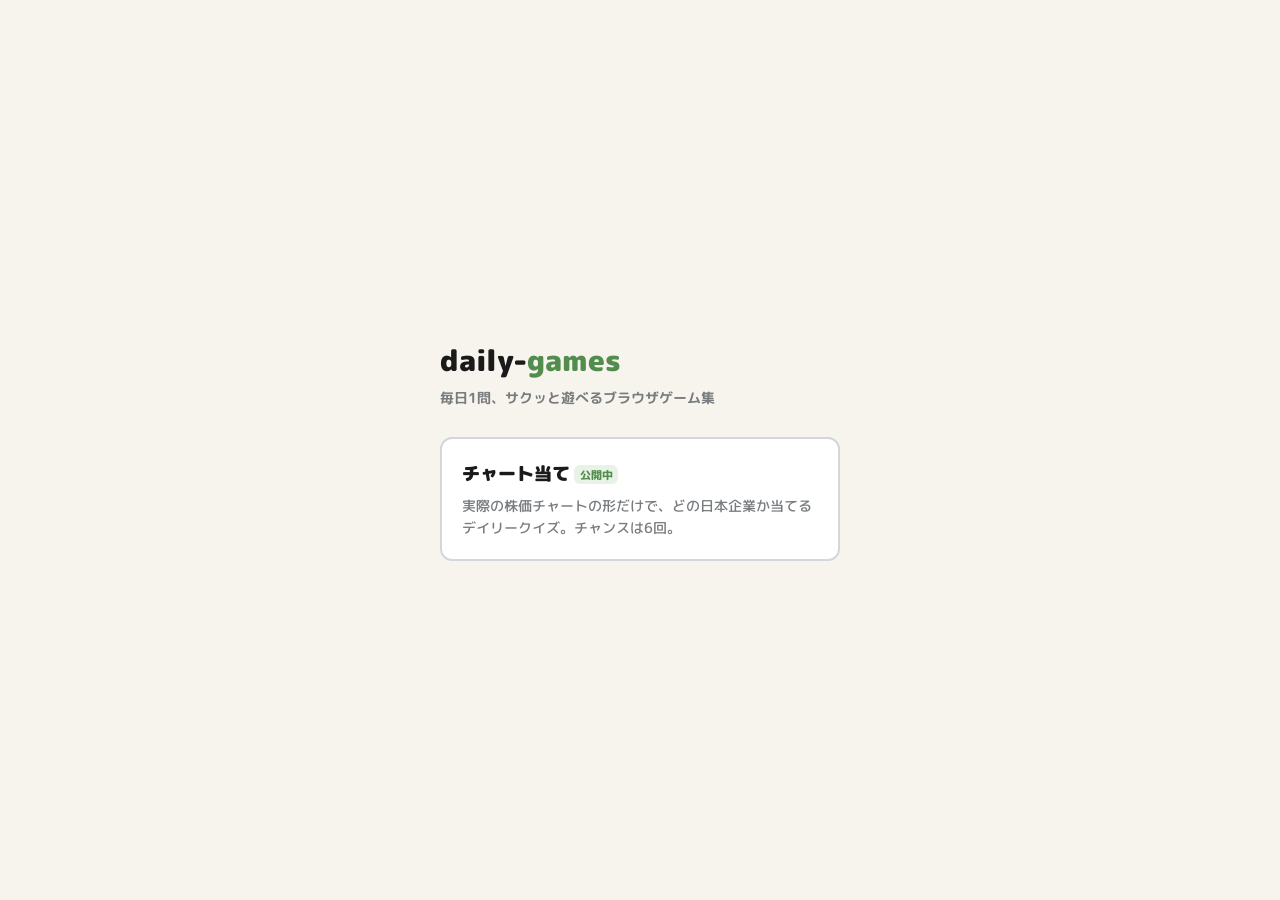
<file: index.html>
<!DOCTYPE html>
<html lang="ja">
<head>
<meta charset="UTF-8" />
<meta name="viewport" content="width=device-width, initial-scale=1.0" />
<title>daily-games — 毎日遊べるミニゲーム集</title>
<meta name="description" content="毎日1問のデイリーブラウザゲーム集。" />
<link rel="preconnect" href="https://fonts.googleapis.com" />
<link rel="preconnect" href="https://fonts.gstatic.com" crossorigin />
<link href="https://fonts.googleapis.com/css2?family=M+PLUS+Rounded+1c:wght@700;900&display=swap" rel="stylesheet" />
<style>
  * { margin: 0; padding: 0; box-sizing: border-box; }
  body {
    font-family: "M PLUS Rounded 1c", "Hiragino Sans", "Yu Gothic", sans-serif;
    background: #f7f4ed;
    color: #1a1a1b;
    display: flex;
    min-height: 100vh;
    align-items: center;
    justify-content: center;
  }
  .wrap { max-width: 440px; width: 100%; padding: 32px 20px; }
  h1 { font-size: 1.8rem; font-weight: 900; margin-bottom: 6px; }
  h1 .accent { color: #538d4e; }
  .sub { color: #787c7e; margin-bottom: 28px; font-size: 0.9rem; font-weight: 700; }
  a.game {
    display: block;
    background: #fff;
    border: 2px solid #d3d6da;
    border-radius: 12px;
    padding: 20px;
    text-decoration: none;
    color: inherit;
    transition: border-color 0.15s;
  }
  a.game:hover { border-color: #6aaa64; }
  .game h2 { font-size: 1.15rem; font-weight: 900; margin-bottom: 8px; }
  .badge {
    color: #538d4e;
    background: #e8f3e7;
    border-radius: 6px;
    font-size: 0.68rem;
    font-weight: 800;
    padding: 0.15em 0.5em;
    margin-left: 0.4em;
    vertical-align: middle;
  }
  .game p { color: #787c7e; font-size: 0.85rem; line-height: 1.65; font-weight: 500; }
</style>
</head>
<body>
<div class="wrap">
  <h1>daily-<span class="accent">games</span></h1>
  <p class="sub">毎日1問、サクッと遊べるブラウザゲーム集</p>
  <a class="game" href="./chart-guess/">
    <h2>チャート当て<span class="badge">公開中</span></h2>
    <p>実際の株価チャートの形だけで、どの日本企業か当てるデイリークイズ。チャンスは6回。</p>
  </a>
</div>
</body>
</html>
</file>
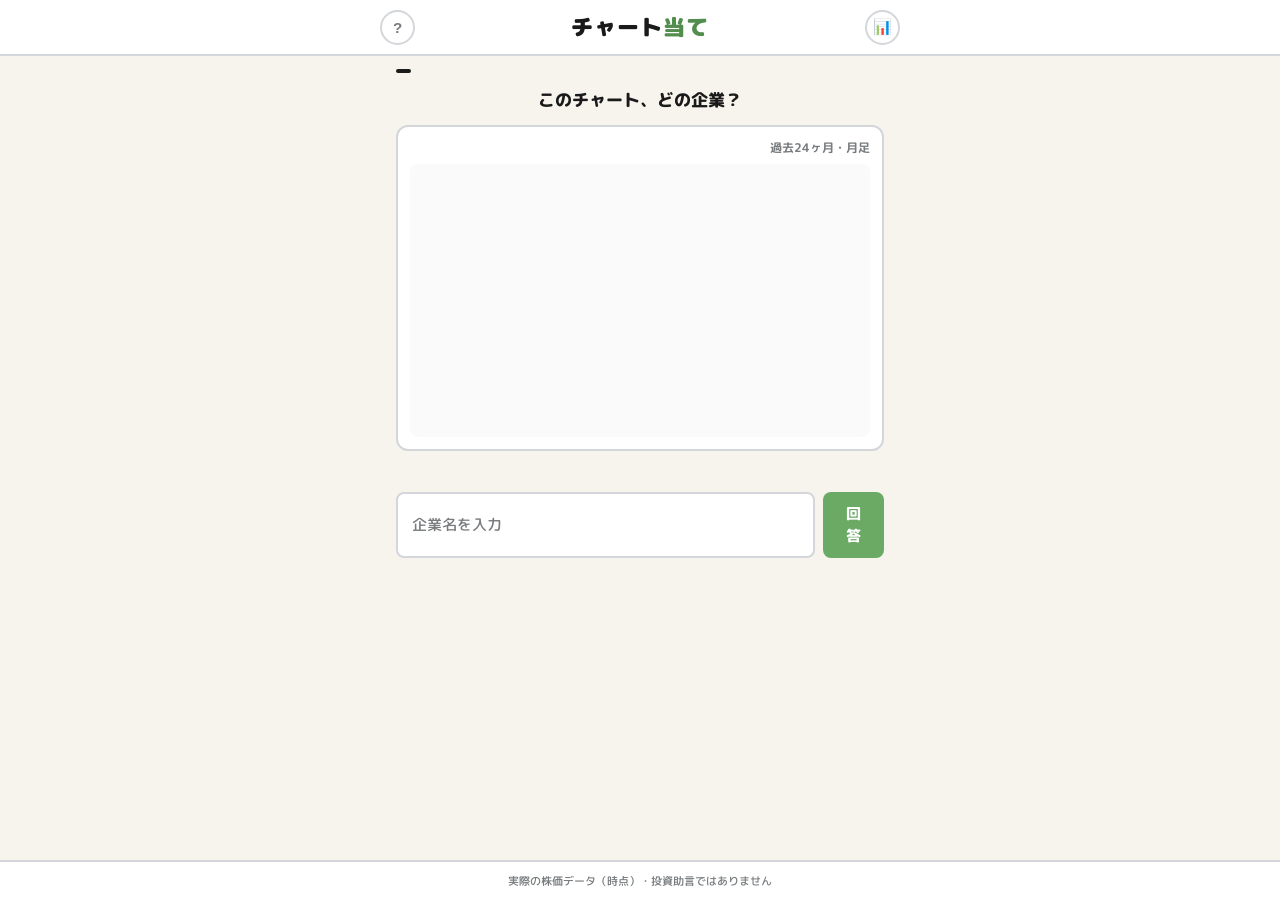
<file: chart-guess/index.html>
<!DOCTYPE html>
<html lang="ja">
<head>
<meta charset="UTF-8" />
<meta name="viewport" content="width=device-width, initial-scale=1.0" />
<title>チャート当て — 毎日1問、日本株チャートクイズ</title>
<meta name="description" content="実際の株価チャートの形だけで、どの日本企業か当てるデイリークイズ。毎日0時（JST）に新しい1問。" />
<link rel="preconnect" href="https://fonts.googleapis.com" />
<link rel="preconnect" href="https://fonts.gstatic.com" crossorigin />
<link href="https://fonts.googleapis.com/css2?family=M+PLUS+Rounded+1c:wght@400;700;800;900&display=swap" rel="stylesheet" />
<link rel="stylesheet" href="style.css" />
</head>
<body>
<header class="header">
  <div class="header-inner">
    <button class="icon-btn" id="btn-help" aria-label="遊び方">?</button>
    <h1 class="logo">チャート<span class="logo-accent">当て</span></h1>
    <button class="icon-btn" id="btn-stats" aria-label="成績">📊</button>
  </div>
</header>

<main class="main">
  <div class="daily-bar">
    <span class="puzzle-no" id="puzzle-label"></span>
    <span class="countdown" id="countdown"></span>
  </div>
  <p class="tagline">このチャート、どの企業？</p>

  <section class="chart-card">
    <div class="chart-meta">
      <span class="chart-badge" id="chart-change"></span>
      <span class="chart-period">過去24ヶ月・月足</span>
    </div>
    <svg id="chart" viewBox="0 0 640 380" role="img" aria-label="株価チャート"></svg>
    <div class="chart-story" id="chart-story" aria-label="チャート解説"></div>
  </section>

  <section class="guess-grid" id="guess-grid" aria-label="回答履歴"></section>

  <section class="hints" id="hints"></section>

  <section class="guess-area">
    <form id="guess-form" autocomplete="off">
      <input
        type="text"
        id="guess-input"
        list="companies"
        placeholder="企業名を入力"
        aria-label="企業名を入力"
      />
      <datalist id="companies"></datalist>
      <button type="submit" class="btn-primary" id="btn-submit">回答</button>
    </form>
  </section>
</main>

<!-- 結果モーダル -->
<div class="modal-backdrop hidden" id="modal-result">
  <div class="modal">
    <button class="modal-close" data-close aria-label="閉じる">&times;</button>
    <h2 id="result-title"></h2>
    <p class="result-answer">正解: <strong id="result-answer"></strong> <span class="result-change" id="result-change"></span></p>
    <p class="result-desc" id="result-desc"></p>
    <div class="share-preview" id="share-preview"></div>
    <button class="btn-primary btn-share" id="btn-share">結果をコピーしてシェア</button>
    <p class="copy-note hidden" id="copy-note">コピーしました！</p>
    <p class="next-note">次の問題は <strong>0:00 JST</strong> に更新</p>
  </div>
</div>

<!-- 遊び方モーダル -->
<div class="modal-backdrop hidden" id="modal-help">
  <div class="modal">
    <button class="modal-close" data-close aria-label="閉じる">&times;</button>
    <h2>遊び方</h2>
    <ul class="help-list">
      <li>株価チャートの<strong>形だけ</strong>を見て、どの日本企業か当てよう。</li>
      <li>チャンスは<strong>6回</strong>。外すたびにヒントが1つ開く。</li>
      <li>ヒントは 業界 → 稼ぎ方 → 強み → <strong>チャート解説×2</strong> → 関連ワード の順。</li>
      <li>チャート解説が開くと、グラフ上のポイントにもマーカーが付くよ。</li>
      <li>証券コードは出ない。ビジネスの理解が近道！</li>
    </ul>
  </div>
</div>

<!-- 成績モーダル -->
<div class="modal-backdrop hidden" id="modal-stats">
  <div class="modal">
    <button class="modal-close" data-close aria-label="閉じる">&times;</button>
    <h2>あなたの成績</h2>
    <div class="stats-grid">
      <div class="stat"><span class="stat-num" id="stat-played">0</span><span class="stat-label">プレイ</span></div>
      <div class="stat"><span class="stat-num" id="stat-winrate">0%</span><span class="stat-label">正解率</span></div>
      <div class="stat"><span class="stat-num" id="stat-streak">0</span><span class="stat-label">連続</span></div>
      <div class="stat"><span class="stat-num" id="stat-maxstreak">0</span><span class="stat-label">最長</span></div>
    </div>
  </div>
</div>

<footer class="footer">
  <p>実際の株価データ（<span id="data-asof"></span>時点）・投資助言ではありません</p>
</footer>

<script src="series.js"></script>
<script src="puzzles.js"></script>
<script src="app.js"></script>
</body>
</html>
</file>
<file: chart-guess/style.css>
:root {
  --bg: #f7f4ed;
  --surface: #ffffff;
  --ink: #1a1a1b;
  --ink-dim: #787c7e;
  --line: #d3d6da;
  --green: #6aaa64;
  --green-dark: #538d4e;
  --green-soft: #e8f3e7;
  --yellow: #ffc233;
  --yellow-soft: #fff8e1;
  --red: #e74c3c;
  --red-soft: #fdecea;
  --up: #d32f2f;
  --up-soft: #ffebee;
  --down: #1565c0;
  --down-soft: #e3f2fd;
  --blue: #4a90d9;
  --radius: 12px;
  --font: "M PLUS Rounded 1c", "Hiragino Sans", "Yu Gothic", sans-serif;
  font-size: 16px;
}

* { margin: 0; padding: 0; box-sizing: border-box; }

body {
  background: var(--bg);
  color: var(--ink);
  font-family: var(--font);
  min-height: 100vh;
  display: flex;
  flex-direction: column;
}

/* ---- Header ---- */
.header {
  border-bottom: 2px solid var(--line);
  background: var(--surface);
  padding: 0.6rem 1rem;
}

.header-inner {
  max-width: 520px;
  margin: 0 auto;
  display: flex;
  align-items: center;
  justify-content: space-between;
}

.logo {
  font-size: 1.35rem;
  font-weight: 900;
  letter-spacing: 0.04em;
}

.logo-accent {
  color: var(--green-dark);
}

.icon-btn {
  background: none;
  border: 2px solid var(--line);
  color: var(--ink-dim);
  width: 2.2rem;
  height: 2.2rem;
  border-radius: 50%;
  font-size: 0.95rem;
  font-weight: 700;
  cursor: pointer;
  transition: background 0.15s, color 0.15s;
}
.icon-btn:hover { background: var(--bg); color: var(--ink); }

/* ---- Main ---- */
.main {
  flex: 1;
  width: 100%;
  max-width: 520px;
  margin: 0 auto;
  padding: 0.8rem 1rem 1.5rem;
  display: flex;
  flex-direction: column;
  gap: 0.85rem;
}

.daily-bar {
  display: flex;
  justify-content: space-between;
  align-items: center;
  font-size: 0.8rem;
  font-weight: 700;
  color: var(--ink-dim);
}

.puzzle-no {
  background: var(--ink);
  color: #fff;
  border-radius: 6px;
  padding: 0.15em 0.55em;
  font-size: 0.85rem;
  font-weight: 800;
}

.countdown { font-variant-numeric: tabular-nums; }

.tagline {
  text-align: center;
  font-size: 1.05rem;
  font-weight: 800;
}

/* ---- Chart ---- */
.chart-card {
  background: var(--surface);
  border: 2px solid var(--line);
  border-radius: var(--radius);
  padding: 0.75rem;
}

.chart-meta {
  font-size: 0.75rem;
  color: var(--ink-dim);
  margin-bottom: 0.4rem;
  display: flex;
  justify-content: space-between;
  align-items: center;
  gap: 0.5rem;
  font-weight: 700;
}

.chart-badge {
  font-weight: 800;
  font-size: 0.82rem;
  border-radius: 6px;
  padding: 0.15em 0.55em;
}
.chart-badge.up { background: var(--up-soft); color: var(--up); }
.chart-badge.down { background: var(--down-soft); color: var(--down); }

#chart { width: 100%; height: auto; display: block; background: #fafafa; border-radius: 8px; }

.chart-line-draw {
  animation: chart-draw 1.4s ease-out forwards;
}
@keyframes chart-draw {
  to { stroke-dashoffset: 0; }
}

.chart-marker.marker-pop {
  animation: marker-pop 0.55s cubic-bezier(0.34, 1.56, 0.64, 1);
  transform-origin: center;
}
@keyframes marker-pop {
  0% { transform: scale(0); opacity: 0; }
  100% { transform: scale(1); opacity: 1; }
}

.chart-card.win-pulse {
  animation: win-pulse 0.65s ease-out;
}
@keyframes win-pulse {
  0%, 100% { box-shadow: none; }
  40% { box-shadow: 0 0 0 3px var(--green), 0 0 20px rgba(106, 170, 100, 0.35); }
}

.chart-story {
  display: none;
  flex-direction: column;
  gap: 0.4rem;
  margin-top: 0.6rem;
}
.chart-story.visible { display: flex; }

.chart-note {
  font-size: 0.78rem;
  line-height: 1.55;
  padding: 0.45rem 0.6rem;
  border-radius: 8px;
  border-left: 3px solid var(--line);
  background: var(--bg);
  font-weight: 500;
}
.chart-note.rise { border-left-color: var(--up); background: var(--up-soft); }
.chart-note.drop { border-left-color: var(--down); background: var(--down-soft); }
.chart-note.chart-note-new {
  animation: note-slide 0.45s ease-out;
}
@keyframes note-slide {
  0% { transform: translateX(-8px); opacity: 0; }
  100% { transform: translateX(0); opacity: 1; }
}
.chart-note-icon {
  display: inline-block;
  font-weight: 900;
  margin-right: 0.35em;
  font-size: 0.85rem;
}

.hint .hint-tag.chart { background: #e3f2fd; color: var(--down); }
.hint.revealed .hint-tag.chart { background: #bbdefb; color: #0d47a1; }
.hint-locked { font-size: 0.78rem; color: var(--ink-dim); }

/* ---- Guess grid (Wordle 6行 + Tradle フィードバック) ---- */
.guess-grid {
  display: flex;
  flex-direction: column;
  gap: 0.35rem;
}

.guess-row {
  display: flex;
  align-items: flex-start;
  gap: 0.5rem;
  border: 2px solid var(--line);
  border-radius: 8px;
  padding: 0.45rem 0.65rem;
  font-size: 0.88rem;
  font-weight: 700;
  min-height: 2.5rem;
}
.guess-row.pending {
  background: var(--surface);
  border-color: var(--line);
}
.guess-row.anim-pop {
  animation: guess-pop 0.32s cubic-bezier(0.34, 1.4, 0.64, 1);
}
.guess-row.anim-shake {
  animation: row-shake 0.42s ease-in-out;
}
.guess-row.anim-reveal.anim-correct {
  animation: guess-pop 0.32s cubic-bezier(0.34, 1.4, 0.64, 1), correct-flash 0.55s ease 0.1s forwards;
  background: var(--green);
  border-color: var(--green);
  color: #fff;
  align-items: center;
}
.guess-row.anim-reveal.anim-correct .guess-dot {
  background: #fff;
}
.guess-row.anim-reveal.anim-wrong {
  transition: background 0.25s, border-color 0.25s;
}
.guess-row.empty {
  border-style: dashed;
  color: var(--ink-dim);
  font-weight: 500;
  background: transparent;
  align-items: center;
  min-height: 2.2rem;
}
.guess-row.empty.active {
  border-color: var(--green);
  background: var(--green-soft);
}
.guess-row.wrong {
  background: var(--surface);
  border-color: var(--line);
}
.guess-row.correct {
  background: var(--green);
  border-color: var(--green);
  color: #fff;
  align-items: center;
}

.guess-dot {
  width: 1.1rem;
  height: 1.1rem;
  border-radius: 3px;
  flex-shrink: 0;
  margin-top: 0.15rem;
}
.guess-row.correct .guess-dot { margin-top: 0; }
.guess-dot.wrong { background: var(--ink-dim); }
.guess-dot.correct { background: #fff; }
.guess-dot.pending {
  background: var(--line);
  animation: dot-pulse 0.6s ease-in-out infinite;
}
.guess-row.anim-reveal .guess-dot.pending {
  animation: dot-flip 0.45s ease forwards;
}
.guess-row.anim-reveal.anim-correct .guess-dot {
  background: #fff;
}
.guess-row.anim-reveal.anim-wrong .guess-dot {
  background: var(--ink-dim);
}
.guess-dot.empty-dot {
  background: transparent;
  border: 2px dashed var(--line);
  border-radius: 3px;
}
.guess-row.empty.active .guess-dot.empty-dot {
  border-color: var(--green);
  background: rgba(106, 170, 100, 0.2);
}

.guess-body { flex: 1; min-width: 0; }

.guess-text {
  display: block;
  overflow: hidden;
  text-overflow: ellipsis;
  white-space: nowrap;
}

.guess-placeholder {
  font-size: 0.82rem;
  color: var(--ink-dim);
}

.guess-feedback {
  display: none;
  flex-wrap: wrap;
  gap: 0.3rem;
  margin-top: 0.35rem;
}
.guess-row.wrong:not(.pending) .guess-feedback,
.guess-row.anim-pills .guess-feedback {
  display: flex;
}
.guess-row.anim-pills .fb-pill {
  opacity: 0;
  animation: pill-in 0.35s ease forwards;
}
.guess-row.anim-pills .fb-pill:nth-child(1) { animation-delay: 0.04s; }
.guess-row.anim-pills .fb-pill:nth-child(2) { animation-delay: 0.12s; }
.guess-row.anim-pills .fb-pill:nth-child(3) { animation-delay: 0.2s; }

.fb-pill {
  font-size: 0.65rem;
  font-weight: 800;
  padding: 0.15em 0.45em;
  border-radius: 4px;
  letter-spacing: 0.02em;
}
.fb-pill.match { background: var(--green-soft); color: var(--green-dark); }
.fb-pill.partial { background: var(--yellow-soft); color: #b8860b; }
.fb-pill.miss { background: #eee; color: var(--ink-dim); }

@keyframes guess-pop {
  0% { transform: scale(0.92); opacity: 0.4; }
  100% { transform: scale(1); opacity: 1; }
}
@keyframes row-shake {
  0%, 100% { transform: translateX(0); }
  20% { transform: translateX(-5px); }
  40% { transform: translateX(5px); }
  60% { transform: translateX(-3px); }
  80% { transform: translateX(3px); }
}
@keyframes correct-flash {
  0% { filter: brightness(1); }
  35% { filter: brightness(1.15); }
  100% { filter: brightness(1); }
}
@keyframes dot-pulse {
  0%, 100% { opacity: 0.5; }
  50% { opacity: 1; }
}
@keyframes dot-flip {
  0% { transform: rotateY(0deg) scale(1); }
  50% { transform: rotateY(90deg) scale(0.85); }
  100% { transform: rotateY(0deg) scale(1); }
}
@keyframes pill-in {
  0% { transform: translateY(6px); opacity: 0; }
  100% { transform: translateY(0); opacity: 1; }
}

@keyframes slide-in {
  0% { transform: translateY(-6px); opacity: 0; }
  100% { transform: translateY(0); opacity: 1; }
}

/* ---- Hints ---- */
.hints { display: flex; flex-direction: column; gap: 0.35rem; }

.hint {
  background: var(--surface);
  border: 2px solid var(--line);
  border-radius: 8px;
  padding: 0.5rem 0.7rem;
  font-size: 0.82rem;
  color: var(--ink-dim);
  font-weight: 500;
  transition: background 0.2s, border-color 0.2s;
}
.hint.revealed {
  color: var(--ink);
  border-color: var(--yellow);
  background: var(--yellow-soft);
}
.hint.hint-unlock {
  animation: hint-unlock 0.55s cubic-bezier(0.34, 1.3, 0.64, 1);
}
@keyframes hint-unlock {
  0% { transform: scale(0.95); opacity: 0.5; border-color: var(--line); background: var(--surface); }
  50% { transform: scale(1.02); }
  100% { transform: scale(1); opacity: 1; border-color: var(--yellow); background: var(--yellow-soft); }
}
.hint .hint-tag {
  display: inline-block;
  background: var(--line);
  border-radius: 4px;
  color: var(--ink-dim);
  font-weight: 800;
  margin-right: 0.45em;
  font-size: 0.68rem;
  padding: 0.05em 0.4em;
}
.hint.revealed .hint-tag {
  background: var(--yellow);
  color: var(--ink);
}

@keyframes reveal {
  0% { transform: scale(0.97); opacity: 0.5; }
  100% { transform: scale(1); opacity: 1; }
}

/* ---- Input + オートコンプリート ---- */
.guess-area { position: relative; }

#guess-form { display: flex; gap: 0.5rem; }

.input-wrap {
  flex: 1;
  position: relative;
}

#guess-input {
  width: 100%;
  background: var(--surface);
  border: 2px solid var(--line);
  border-radius: 8px;
  color: var(--ink);
  padding: 0.7rem 0.85rem;
  font-size: 0.95rem;
  font-weight: 700;
  font-family: var(--font);
}
#guess-input:focus { outline: 2px solid var(--green); border-color: var(--green); }
#guess-input:disabled { opacity: 0.5; }
#guess-input::placeholder { color: var(--ink-dim); font-weight: 500; }

.ac-list {
  display: none;
  position: absolute;
  left: 0;
  right: 0;
  top: calc(100% + 4px);
  background: var(--surface);
  border: 2px solid var(--line);
  border-radius: 8px;
  list-style: none;
  max-height: 220px;
  overflow-y: auto;
  z-index: 5;
  box-shadow: 0 4px 12px rgba(0,0,0,0.08);
}
.ac-list.open { display: block; }

.ac-item {
  display: block;
  width: 100%;
  text-align: left;
  background: none;
  border: none;
  padding: 0.55rem 0.85rem;
  font-size: 0.88rem;
  font-weight: 700;
  font-family: var(--font);
  color: var(--ink);
  cursor: pointer;
}
.ac-item:hover, .ac-item.active {
  background: var(--green-soft);
  color: var(--green-dark);
}

#guess-form.shake {
  animation: shake 0.4s ease-in-out;
}

@keyframes shake {
  0%, 100% { transform: translateX(0); }
  20% { transform: translateX(-6px); }
  40% { transform: translateX(6px); }
  60% { transform: translateX(-4px); }
  80% { transform: translateX(4px); }
}

.toast {
  position: fixed;
  bottom: 1.2rem;
  left: 50%;
  transform: translateX(-50%) translateY(80px);
  background: var(--ink);
  color: #fff;
  padding: 0.55rem 1rem;
  border-radius: 8px;
  font-size: 0.82rem;
  font-weight: 700;
  z-index: 20;
  opacity: 0;
  transition: transform 0.25s, opacity 0.25s;
  pointer-events: none;
  max-width: 90vw;
  text-align: center;
}
.toast.visible {
  transform: translateX(-50%) translateY(0);
  opacity: 1;
}

.btn-primary {
  background: var(--green);
  color: #fff;
  border: none;
  border-radius: 8px;
  padding: 0.7rem 1.1rem;
  font-size: 0.95rem;
  font-weight: 800;
  font-family: var(--font);
  cursor: pointer;
  transition: background 0.15s;
}
.btn-primary:hover { background: var(--green-dark); }
.btn-primary:disabled { opacity: 0.45; cursor: default; }

.btn-share { width: 100%; margin-top: 0.2rem; }

/* ---- Modals ---- */
.modal-backdrop {
  position: fixed;
  inset: 0;
  background: rgba(0, 0, 0, 0.45);
  display: flex;
  align-items: center;
  justify-content: center;
  padding: 1rem;
  z-index: 10;
}
.modal-backdrop:not(.hidden) {
  animation: fade-in 0.2s ease;
}
.modal-backdrop.hidden { display: none; }

.modal {
  position: relative;
  background: var(--surface);
  border-radius: var(--radius);
  max-width: 420px;
  width: 100%;
  padding: 1.5rem;
  display: flex;
  flex-direction: column;
  gap: 0.75rem;
}
.modal.modal-pop {
  animation: modal-pop 0.35s cubic-bezier(0.34, 1.4, 0.64, 1);
}
@keyframes fade-in {
  from { opacity: 0; }
  to { opacity: 1; }
}
@keyframes modal-pop {
  0% { transform: scale(0.88) translateY(12px); opacity: 0; }
  100% { transform: scale(1) translateY(0); opacity: 1; }
}

.modal h2 { font-size: 1.2rem; font-weight: 900; text-align: center; }

.modal-close {
  position: absolute;
  top: 0.5rem;
  right: 0.7rem;
  background: none;
  border: none;
  color: var(--ink-dim);
  font-size: 1.5rem;
  cursor: pointer;
  line-height: 1;
}
.modal-close:hover { color: var(--ink); }

.result-answer { font-weight: 700; text-align: center; }
.result-answer strong { color: var(--green-dark); }
.result-change { font-weight: 800; font-size: 0.85em; }
.result-change.up { color: var(--up); }
.result-change.down { color: var(--down); }

.result-desc {
  color: var(--ink-dim);
  font-size: 0.88rem;
  line-height: 1.65;
  text-align: center;
}

.share-preview {
  background: var(--bg);
  border: 2px dashed var(--line);
  border-radius: 8px;
  padding: 0.7rem;
  font-family: ui-monospace, monospace;
  white-space: pre-wrap;
  font-size: 0.85rem;
  line-height: 1.5;
  text-align: center;
}

.copy-note { color: var(--green-dark); font-weight: 800; font-size: 0.82rem; text-align: center; }
.copy-note.hidden { display: none; }

.next-note { color: var(--ink-dim); font-size: 0.78rem; text-align: center; }

.help-list {
  padding-left: 1.1rem;
  display: flex;
  flex-direction: column;
  gap: 0.5rem;
  font-size: 0.88rem;
  line-height: 1.65;
}
.help-list strong { color: var(--green-dark); }

.stats-grid { display: grid; grid-template-columns: repeat(4, 1fr); gap: 0.45rem; }

.stat {
  background: var(--bg);
  border: 2px solid var(--line);
  border-radius: 8px;
  padding: 0.6rem 0.2rem;
  display: flex;
  flex-direction: column;
  align-items: center;
  gap: 0.15rem;
}
.stat-num { font-size: 1.35rem; font-weight: 900; }
.stat-label { font-size: 0.62rem; color: var(--ink-dim); font-weight: 700; }

.dist-title {
  font-size: 0.78rem;
  font-weight: 800;
  color: var(--ink-dim);
  text-align: center;
  margin-top: 0.25rem;
}

.dist-chart { display: flex; flex-direction: column; gap: 0.3rem; }

.dist-row {
  display: grid;
  grid-template-columns: 1.2rem 1fr 1.5rem;
  align-items: center;
  gap: 0.4rem;
  font-size: 0.72rem;
  font-weight: 800;
}
.dist-label { color: var(--ink-dim); text-align: center; }
.dist-bar-wrap {
  height: 1.1rem;
  background: var(--bg);
  border-radius: 4px;
  overflow: hidden;
}
.dist-bar {
  height: 100%;
  background: var(--green);
  border-radius: 4px;
  min-width: 2px;
  transition: width 0.3s ease;
}
.dist-bar.fail-bar { background: var(--ink-dim); }
.dist-count { text-align: right; color: var(--ink-dim); font-variant-numeric: tabular-nums; }

/* ---- Footer ---- */
.footer {
  border-top: 2px solid var(--line);
  background: var(--surface);
  color: var(--ink-dim);
  font-size: 0.68rem;
  text-align: center;
  padding: 0.7rem;
  font-weight: 500;
}

@media (max-width: 480px) {
  #guess-form { flex-direction: column; }
  .input-wrap, .btn-primary { width: 100%; }
}

@media (prefers-reduced-motion: reduce) {
  *, *::before, *::after {
    animation-duration: 0.01ms !important;
    animation-iteration-count: 1 !important;
    transition-duration: 0.01ms !important;
  }
  .chart-line-draw { stroke-dashoffset: 0; }
}
</file>
